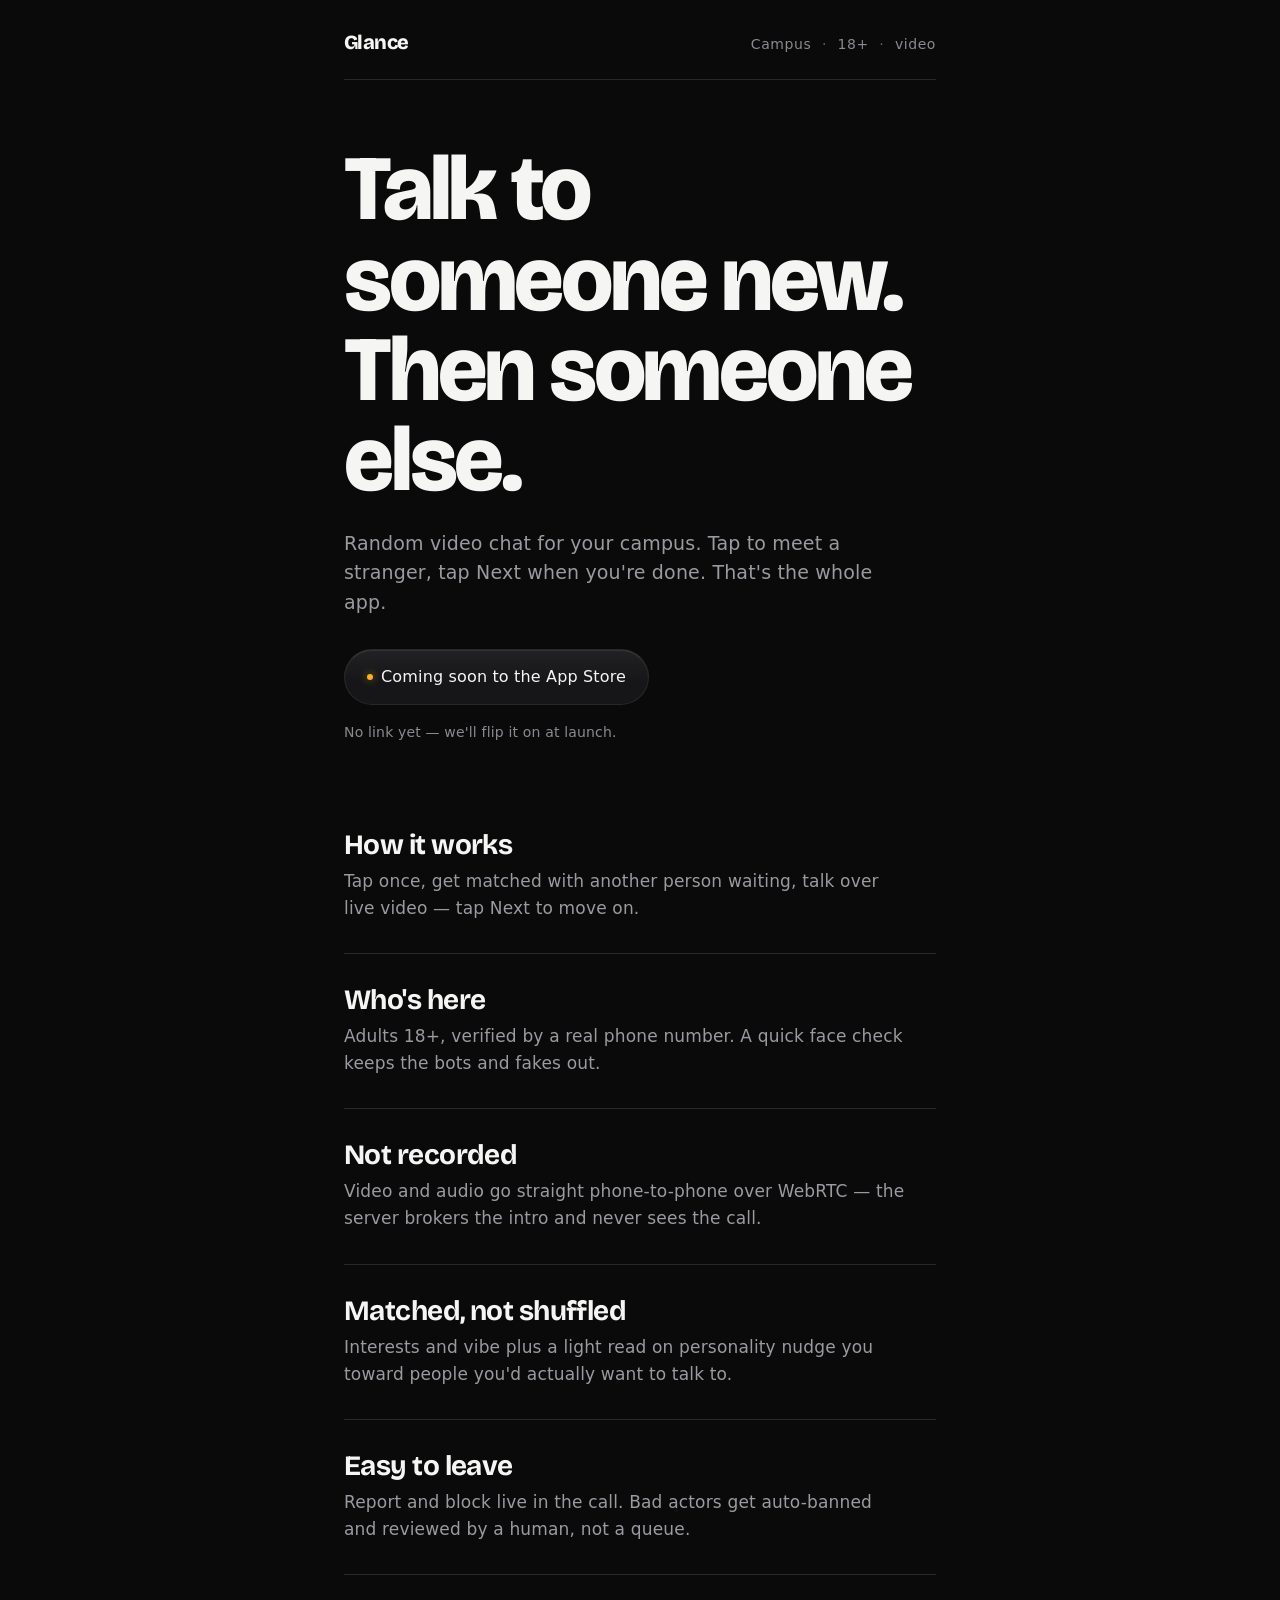
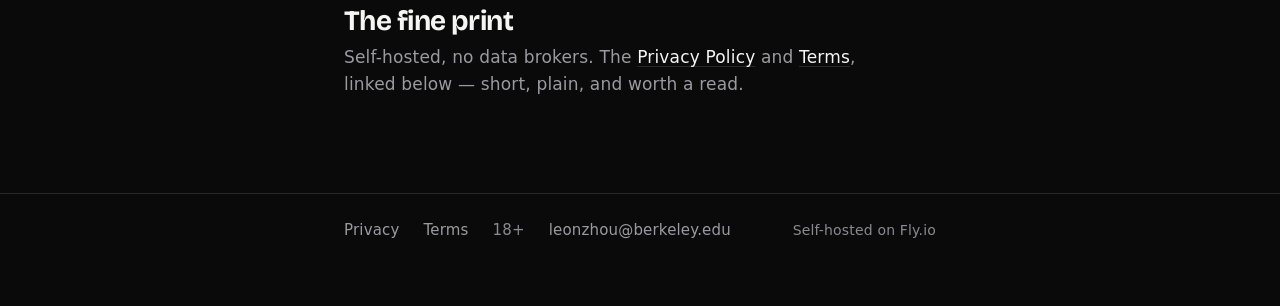
<file: index.html>
<!DOCTYPE html>
<html lang="en" class="no-js">
  <head>
    <meta charset="utf-8" />
    <meta name="viewport" content="width=device-width, initial-scale=1" />
    <title>Glance — random campus video chat</title>
    <meta
      name="description"
      content="Glance is random video chat for your campus. Tap to meet someone new, tap Next when you're done. 18+. Coming soon to the App Store."
    />
    <meta name="theme-color" content="#0A0A0B" />
    <meta name="color-scheme" content="dark" />

    <!-- Open Graph -->
    <meta property="og:title" content="Glance — random campus video chat" />
    <meta
      property="og:description"
      content="Tap to meet someone new, tap Next when you're done. That's the whole app. 18+. Coming soon."
    />
    <meta property="og:type" content="website" />

    <link rel="preconnect" href="https://fonts.googleapis.com" />
    <link rel="preconnect" href="https://fonts.gstatic.com" crossorigin />
    <!-- Display face fetched here (not via @import in styles.css) so the
         preconnects above are actually used and the request runs in parallel
         with the CSS — avoids a system-sans flash of the wordmark/headlines. -->
    <link
      rel="stylesheet"
      href="https://fonts.googleapis.com/css2?family=Bricolage+Grotesque:wght@700;800&display=swap"
    />
    <link rel="stylesheet" href="styles.css" />

    <script>
      // Swap the no-js class as early as possible so reveal animation can run.
      document.documentElement.classList.remove('no-js');
    </script>
  </head>
  <body>
    <a class="skip-link" href="#main">Skip to content</a>

    <div class="page">
      <!-- Masthead: the one editorial detail. Wordmark left, issue line right. -->
      <header class="masthead" aria-label="Glance">
        <span class="wordmark">Glance</span>
        <p class="masthead__meta">
          Campus <span class="sep" aria-hidden="true">·</span> 18+
          <span class="sep" aria-hidden="true">·</span> video
        </p>
      </header>

      <main id="main">
        <!-- Above the fold: bare. Headline, one line of grey, one quiet status. -->
        <section class="hero" aria-labelledby="hero-title">
          <h1 class="hero__title" id="hero-title">
            Talk to someone new. Then someone else.
          </h1>
          <p class="hero__sub">
            Random video chat for your campus. Tap to meet a stranger, tap Next
            when you're done. That's the whole app.
          </p>

          <div class="hero__cta-row">
            <!-- Coming-soon notice, not a live download: plain static text in a
                 calm bordered chip. Not focusable or a live region — the visible
                 words already carry the meaning. -->
            <span class="cta">
              <span class="cta__dot" aria-hidden="true"></span>
              Coming soon to the App Store
            </span>
            <span class="cta__note">No link yet — we'll flip it on at launch.</span>
          </div>
        </section>

        <!-- The ledger: hairline-separated rows, one continuous sheet. -->
        <section class="ledger" aria-label="About Glance">
          <div class="ledger__item reveal">
            <h2 class="ledger__title">How it works</h2>
            <p class="ledger__body">
              Tap once, get matched with another person waiting, talk over live
              video — tap Next to move on.
            </p>
          </div>

          <div class="ledger__item reveal">
            <h2 class="ledger__title">Who's here</h2>
            <p class="ledger__body">
              Adults 18+, verified by a real phone number. A quick face check
              keeps the bots and fakes out.
            </p>
          </div>

          <div class="ledger__item reveal">
            <h2 class="ledger__title">Not recorded</h2>
            <p class="ledger__body">
              Video and audio go straight phone-to-phone over WebRTC — the
              server brokers the intro and never sees the call.
            </p>
          </div>

          <div class="ledger__item reveal">
            <h2 class="ledger__title">Matched, not shuffled</h2>
            <p class="ledger__body">
              Interests and vibe plus a light read on personality nudge you
              toward people you'd actually want to talk to.
            </p>
          </div>

          <div class="ledger__item reveal">
            <h2 class="ledger__title">Easy to leave</h2>
            <p class="ledger__body">
              Report and block live in the call. Bad actors get auto-banned and
              reviewed by a human, not a queue.
            </p>
          </div>

          <div class="ledger__item reveal">
            <h2 class="ledger__title">The fine print</h2>
            <p class="ledger__body">
              Self-hosted, no data brokers. The
              <a class="inline-link" href="privacy.html">Privacy Policy</a> and
              <a class="inline-link" href="terms.html">Terms</a>, linked below —
              short, plain, and worth a read.
            </p>
          </div>
        </section>
      </main>
    </div>

    <footer class="site-footer">
      <div class="page">
        <div class="site-footer__inner">
          <nav class="footer-nav" aria-label="Footer">
            <a class="footer-link" href="privacy.html">Privacy</a>
            <a class="footer-link" href="terms.html">Terms</a>
            <span class="gate">18+</span>
            <a class="footer-link" href="mailto:leonzhou@berkeley.edu">leonzhou@berkeley.edu</a>
          </nav>
          <p class="site-footer__aside">Self-hosted on Fly.io</p>
        </div>
      </div>
    </footer>

    <script>
      // Reduced-motion-aware reveal. If reduced motion is requested, or
      // IntersectionObserver is missing, everything is shown immediately.
      (function () {
        var items = document.querySelectorAll('.reveal');

        function showAll() {
          for (var i = 0; i < items.length; i++) {
            items[i].classList.add('is-visible');
          }
        }

        // Safety net: whatever happens with the observer below, never leave
        // prose stuck at opacity:0. If anything threw before/while attaching,
        // this forces any still-hidden .reveal visible shortly after load.
        function safetyNet() {
          window.setTimeout(showAll, 1200);
        }
        if (document.readyState === 'complete') {
          safetyNet();
        } else {
          window.addEventListener('load', safetyNet);
        }

        var reduce =
          window.matchMedia &&
          window.matchMedia('(prefers-reduced-motion: reduce)').matches;

        if (reduce || !('IntersectionObserver' in window)) {
          showAll();
          return;
        }

        var io = new IntersectionObserver(
          function (entries) {
            entries.forEach(function (entry) {
              if (entry.isIntersecting) {
                entry.target.classList.add('is-visible');
                io.unobserve(entry.target);
              }
            });
          },
          { rootMargin: '0px 0px -10% 0px', threshold: 0.1 }
        );

        items.forEach(function (el) {
          io.observe(el);
        });
      })();
    </script>
  </body>
</html>
</file>
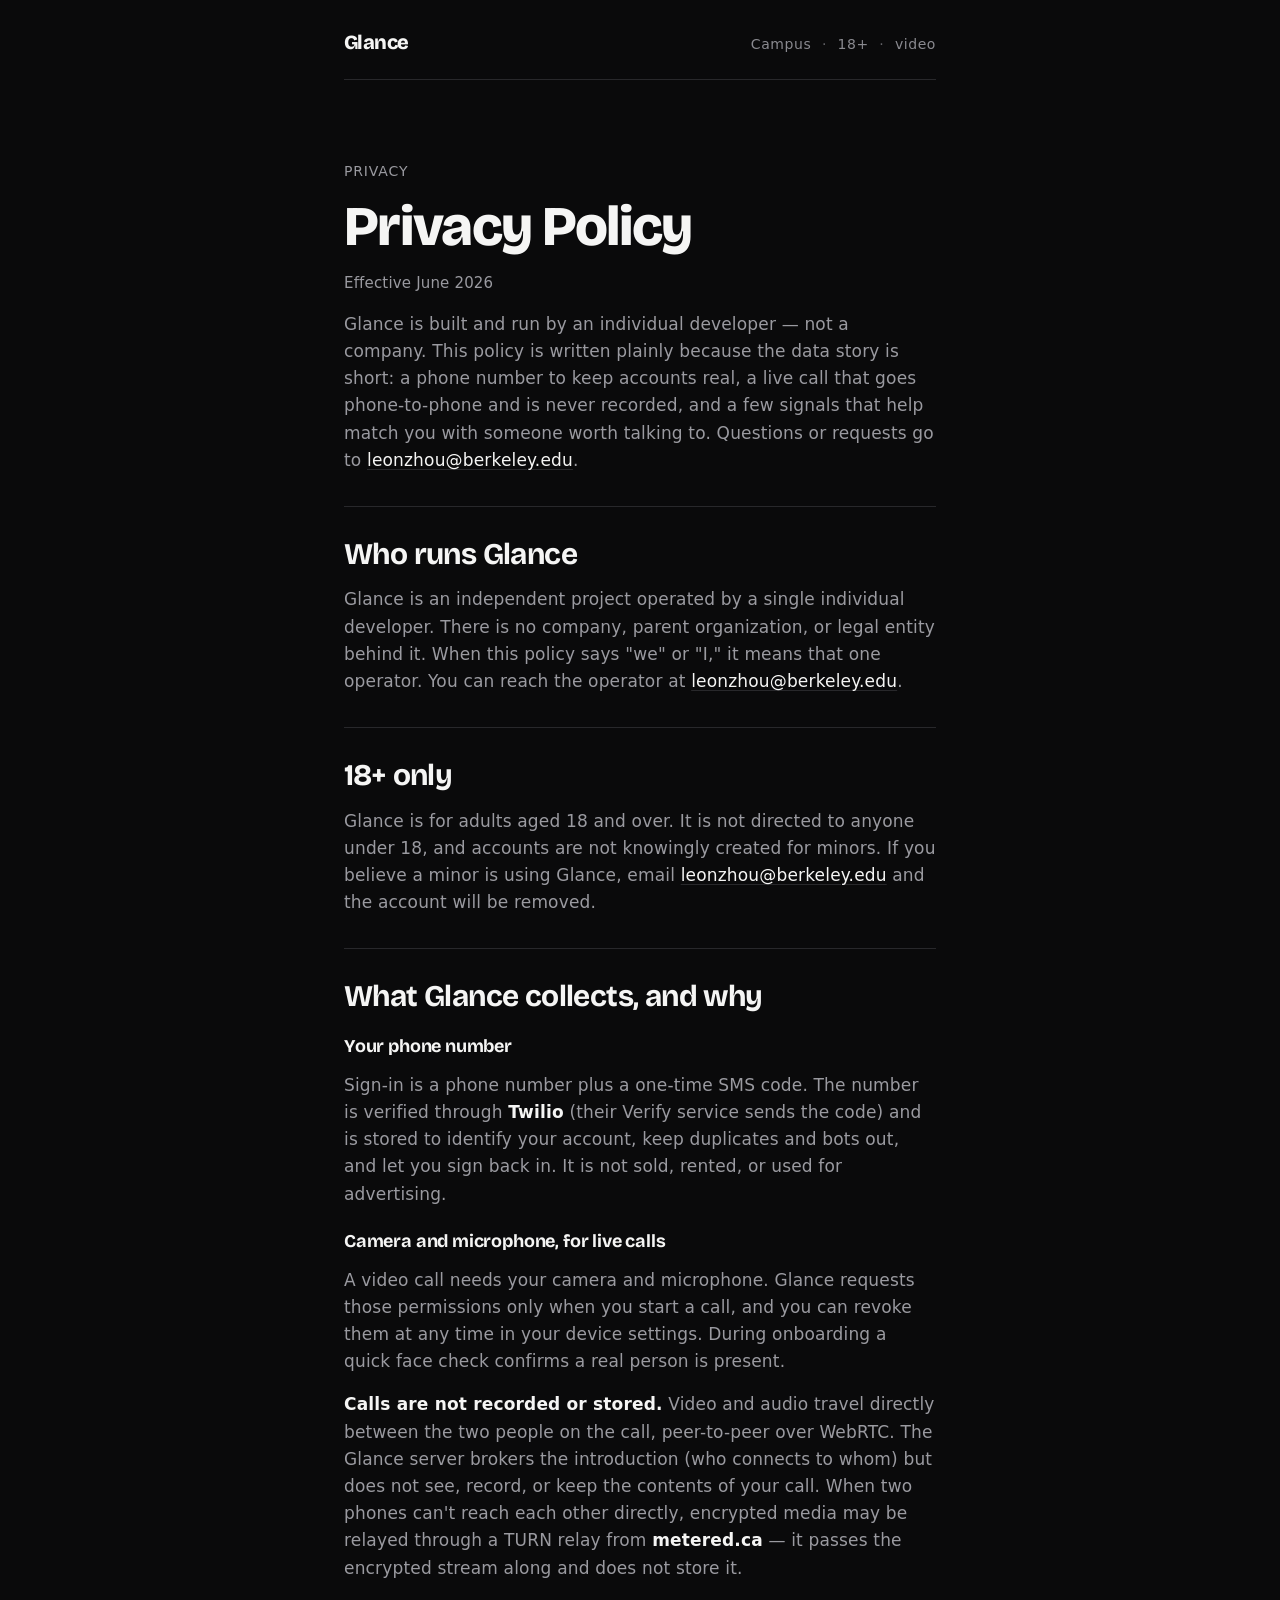
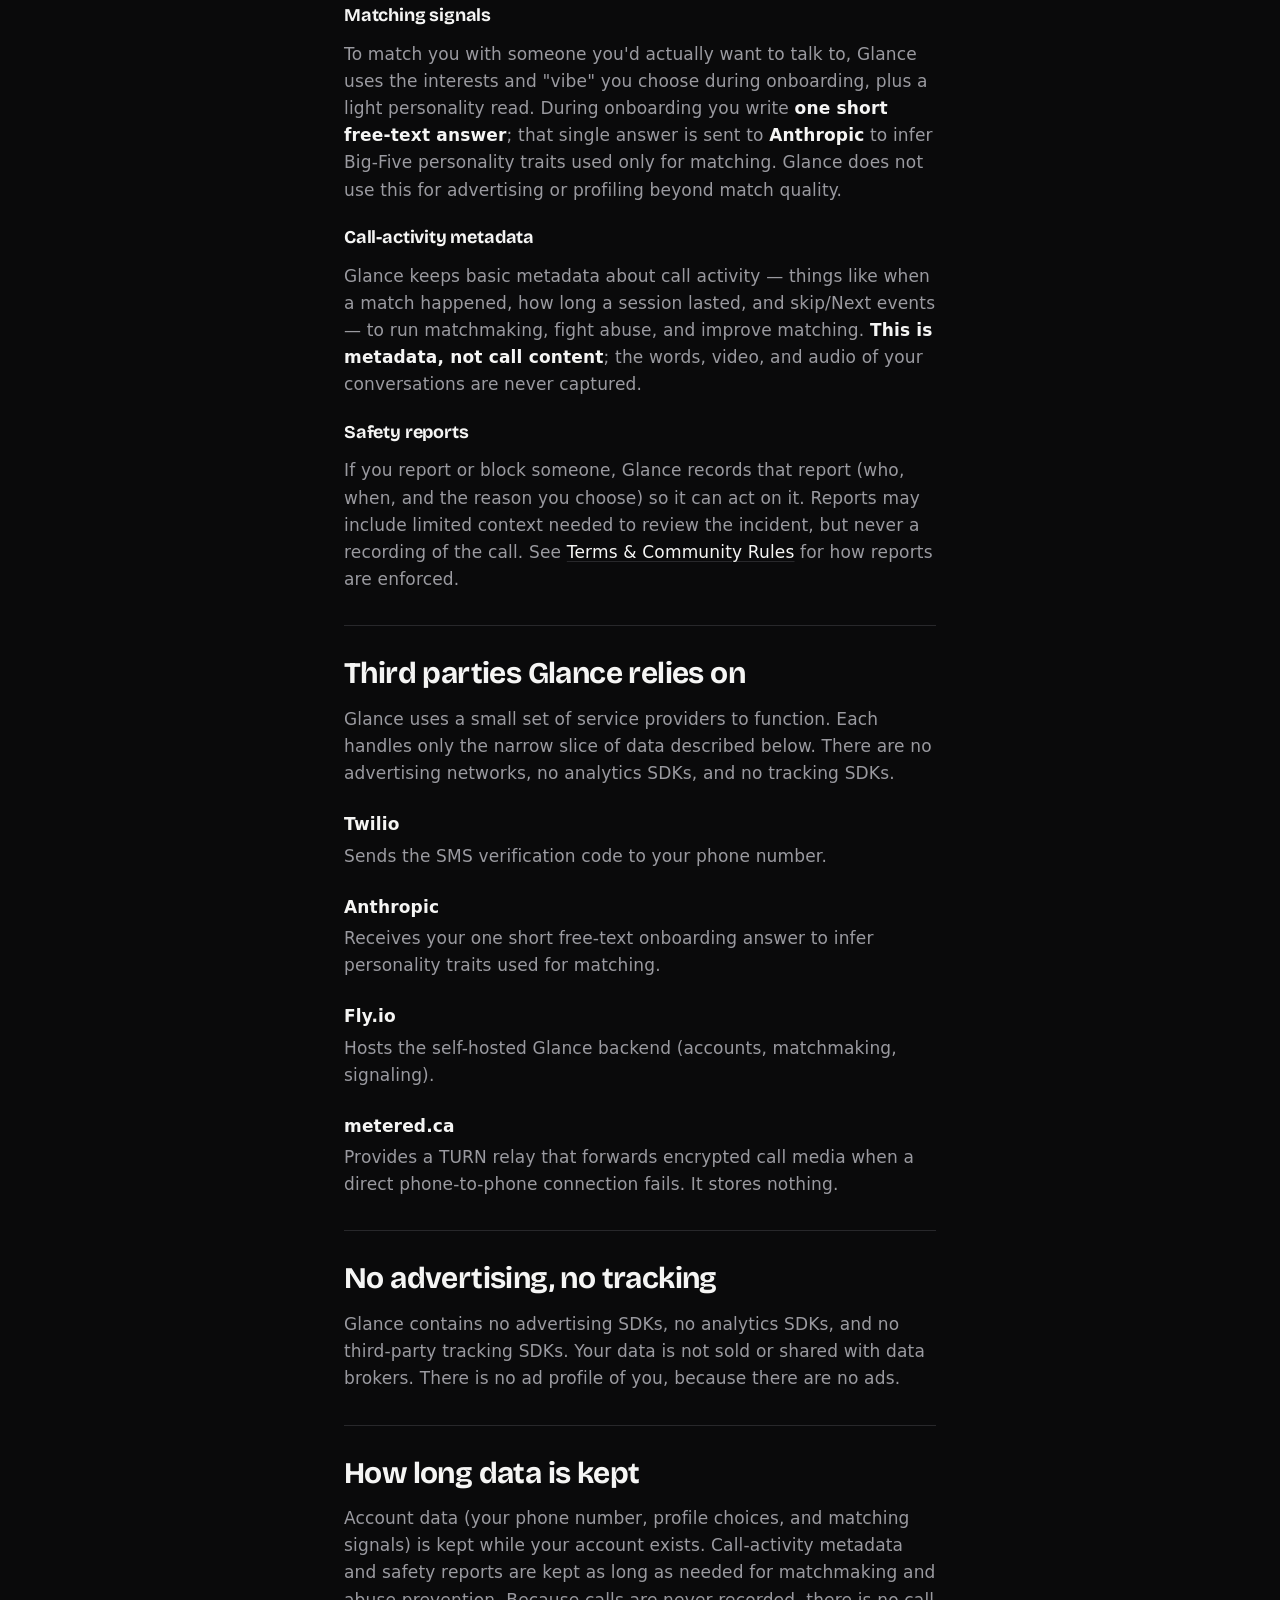
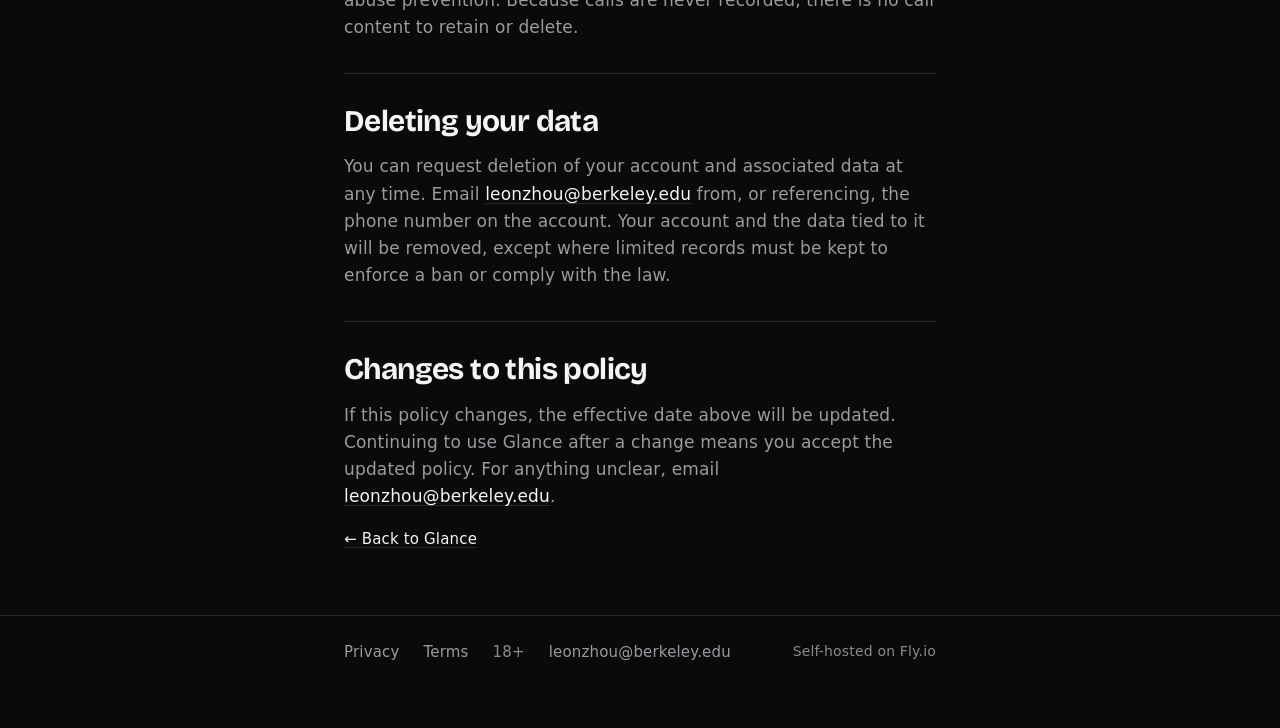
<file: privacy.html>
<!DOCTYPE html>
<html lang="en">
  <head>
    <meta charset="utf-8" />
    <meta name="viewport" content="width=device-width, initial-scale=1" />
    <title>Privacy Policy — Glance</title>
    <meta
      name="description"
      content="How Glance handles your data: phone verification, live calls that aren't recorded, matching signals, and the third parties involved. Plain and short."
    />
    <meta name="theme-color" content="#0A0A0B" />
    <meta name="color-scheme" content="dark" />
    <link rel="preconnect" href="https://fonts.googleapis.com" />
    <link rel="preconnect" href="https://fonts.gstatic.com" crossorigin />
    <!-- Display face fetched here (not via @import in styles.css) so the
         preconnects above are actually used and the request runs in parallel
         with the CSS — avoids a system-sans flash of the wordmark/headlines. -->
    <link
      rel="stylesheet"
      href="https://fonts.googleapis.com/css2?family=Bricolage+Grotesque:wght@700;800&display=swap"
    />
    <link rel="stylesheet" href="styles.css" />
  </head>
  <body>
    <a class="skip-link" href="#main">Skip to content</a>

    <div class="page">
      <header class="masthead" aria-label="Glance">
        <a class="wordmark" href="index.html">Glance</a>
        <p class="masthead__meta">
          Campus <span class="sep" aria-hidden="true">·</span> 18+
          <span class="sep" aria-hidden="true">·</span> video
        </p>
      </header>

      <main id="main" class="doc">
        <p class="doc__eyebrow">Privacy</p>
        <h1 class="doc__title">Privacy Policy</h1>
        <p class="doc__meta">Effective June 2026</p>

        <p class="doc__intro">
          Glance is built and run by an individual developer — not a company.
          This policy is written plainly because the data story is short: a
          phone number to keep accounts real, a live call that goes
          phone-to-phone and is never recorded, and a few signals that help
          match you with someone worth talking to. Questions or requests go to
          <a href="mailto:leonzhou@berkeley.edu">leonzhou@berkeley.edu</a>.
        </p>

        <section aria-labelledby="who">
          <h2 id="who">Who runs Glance</h2>
          <p>
            Glance is an independent project operated by a single individual
            developer. There is no company, parent organization, or legal entity
            behind it. When this policy says "we" or "I," it means that one
            operator. You can reach the operator at
            <a href="mailto:leonzhou@berkeley.edu">leonzhou@berkeley.edu</a>.
          </p>
        </section>

        <section aria-labelledby="adults">
          <h2 id="adults">18+ only</h2>
          <p>
            Glance is for adults aged 18 and over. It is not directed to anyone
            under 18, and accounts are not knowingly created for minors. If you
            believe a minor is using Glance, email
            <a href="mailto:leonzhou@berkeley.edu">leonzhou@berkeley.edu</a> and the
            account will be removed.
          </p>
        </section>

        <section aria-labelledby="collect">
          <h2 id="collect">What Glance collects, and why</h2>

          <h3>Your phone number</h3>
          <p>
            Sign-in is a phone number plus a one-time SMS code. The number is
            verified through <strong>Twilio</strong> (their Verify service sends
            the code) and is stored to identify your account, keep duplicates and
            bots out, and let you sign back in. It is not sold, rented, or used
            for advertising.
          </p>

          <h3>Camera and microphone, for live calls</h3>
          <p>
            A video call needs your camera and microphone. Glance requests those
            permissions only when you start a call, and you can revoke them at
            any time in your device settings. During onboarding a quick face
            check confirms a real person is present.
          </p>
          <p>
            <strong>Calls are not recorded or stored.</strong> Video and audio
            travel directly between the two people on the call, peer-to-peer over
            WebRTC. The Glance server brokers the introduction (who connects to
            whom) but does not see, record, or keep the contents of your call.
            When two phones can't reach each other directly, encrypted media may
            be relayed through a TURN relay from
            <strong>metered.ca</strong> — it passes the encrypted stream along
            and does not store it.
          </p>

          <h3>Matching signals</h3>
          <p>
            To match you with someone you'd actually want to talk to, Glance uses
            the interests and "vibe" you choose during onboarding, plus a light
            personality read. During onboarding you write
            <strong>one short free-text answer</strong>; that single answer is
            sent to <strong>Anthropic</strong> to infer Big-Five personality
            traits used only for matching. Glance does not use this for
            advertising or profiling beyond match quality.
          </p>

          <h3>Call-activity metadata</h3>
          <p>
            Glance keeps basic metadata about call activity — things like when a
            match happened, how long a session lasted, and skip/Next events — to
            run matchmaking, fight abuse, and improve matching.
            <strong>This is metadata, not call content</strong>; the words,
            video, and audio of your conversations are never captured.
          </p>

          <h3>Safety reports</h3>
          <p>
            If you report or block someone, Glance records that report (who, when,
            and the reason you choose) so it can act on it. Reports may include
            limited context needed to review the incident, but never a recording
            of the call. See <a href="terms.html">Terms &amp; Community Rules</a>
            for how reports are enforced.
          </p>
        </section>

        <section aria-labelledby="processors">
          <h2 id="processors">Third parties Glance relies on</h2>
          <p>
            Glance uses a small set of service providers to function. Each
            handles only the narrow slice of data described below. There are no
            advertising networks, no analytics SDKs, and no tracking SDKs.
          </p>
          <dl>
            <dt>Twilio</dt>
            <dd>Sends the SMS verification code to your phone number.</dd>

            <dt>Anthropic</dt>
            <dd>
              Receives your one short free-text onboarding answer to infer
              personality traits used for matching.
            </dd>

            <dt>Fly.io</dt>
            <dd>
              Hosts the self-hosted Glance backend (accounts, matchmaking,
              signaling).
            </dd>

            <dt>metered.ca</dt>
            <dd>
              Provides a TURN relay that forwards encrypted call media when a
              direct phone-to-phone connection fails. It stores nothing.
            </dd>
          </dl>
        </section>

        <section aria-labelledby="adtech">
          <h2 id="adtech">No advertising, no tracking</h2>
          <p>
            Glance contains no advertising SDKs, no analytics SDKs, and no
            third-party tracking SDKs. Your data is not sold or shared with data
            brokers. There is no ad profile of you, because there are no ads.
          </p>
        </section>

        <section aria-labelledby="retention">
          <h2 id="retention">How long data is kept</h2>
          <p>
            Account data (your phone number, profile choices, and matching
            signals) is kept while your account exists. Call-activity metadata
            and safety reports are kept as long as needed for matchmaking and
            abuse prevention. Because calls are never recorded, there is no call
            content to retain or delete.
          </p>
        </section>

        <section aria-labelledby="delete">
          <h2 id="delete">Deleting your data</h2>
          <p>
            You can request deletion of your account and associated data at any
            time. Email <a href="mailto:leonzhou@berkeley.edu">leonzhou@berkeley.edu</a>
            from, or referencing, the phone number on the account. Your account
            and the data tied to it will be removed, except where limited records
            must be kept to enforce a ban or comply with the law.
          </p>
        </section>

        <section aria-labelledby="changes">
          <h2 id="changes">Changes to this policy</h2>
          <p>
            If this policy changes, the effective date above will be updated.
            Continuing to use Glance after a change means you accept the updated
            policy. For anything unclear, email
            <a href="mailto:leonzhou@berkeley.edu">leonzhou@berkeley.edu</a>.
          </p>
        </section>

        <p class="doc__back">
          <a href="index.html">← Back to Glance</a>
        </p>
      </main>
    </div>

    <footer class="site-footer">
      <div class="page">
        <div class="site-footer__inner">
          <nav class="footer-nav" aria-label="Footer">
            <a class="footer-link" href="privacy.html">Privacy</a>
            <a class="footer-link" href="terms.html">Terms</a>
            <span class="gate">18+</span>
            <a class="footer-link" href="mailto:leonzhou@berkeley.edu">leonzhou@berkeley.edu</a>
          </nav>
          <p class="site-footer__aside">Self-hosted on Fly.io</p>
        </div>
      </div>
    </footer>
  </body>
</html>
</file>
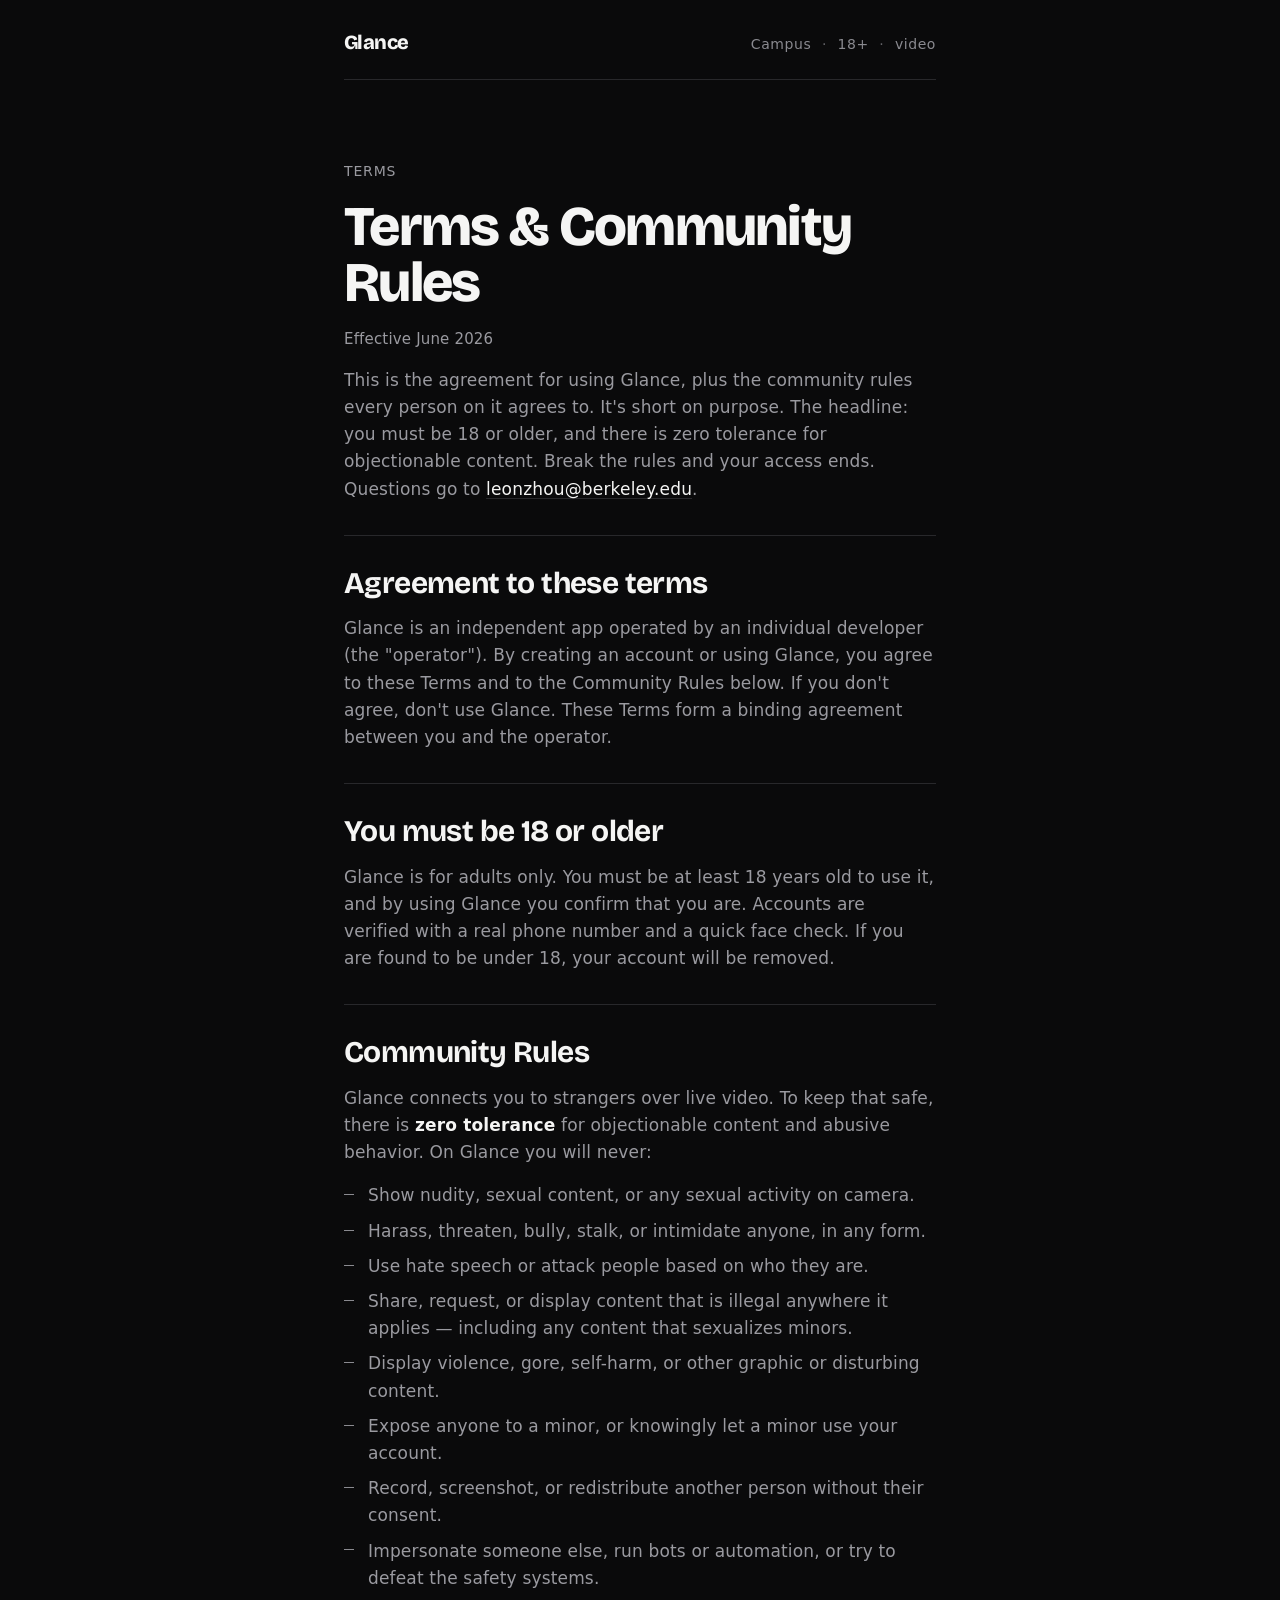
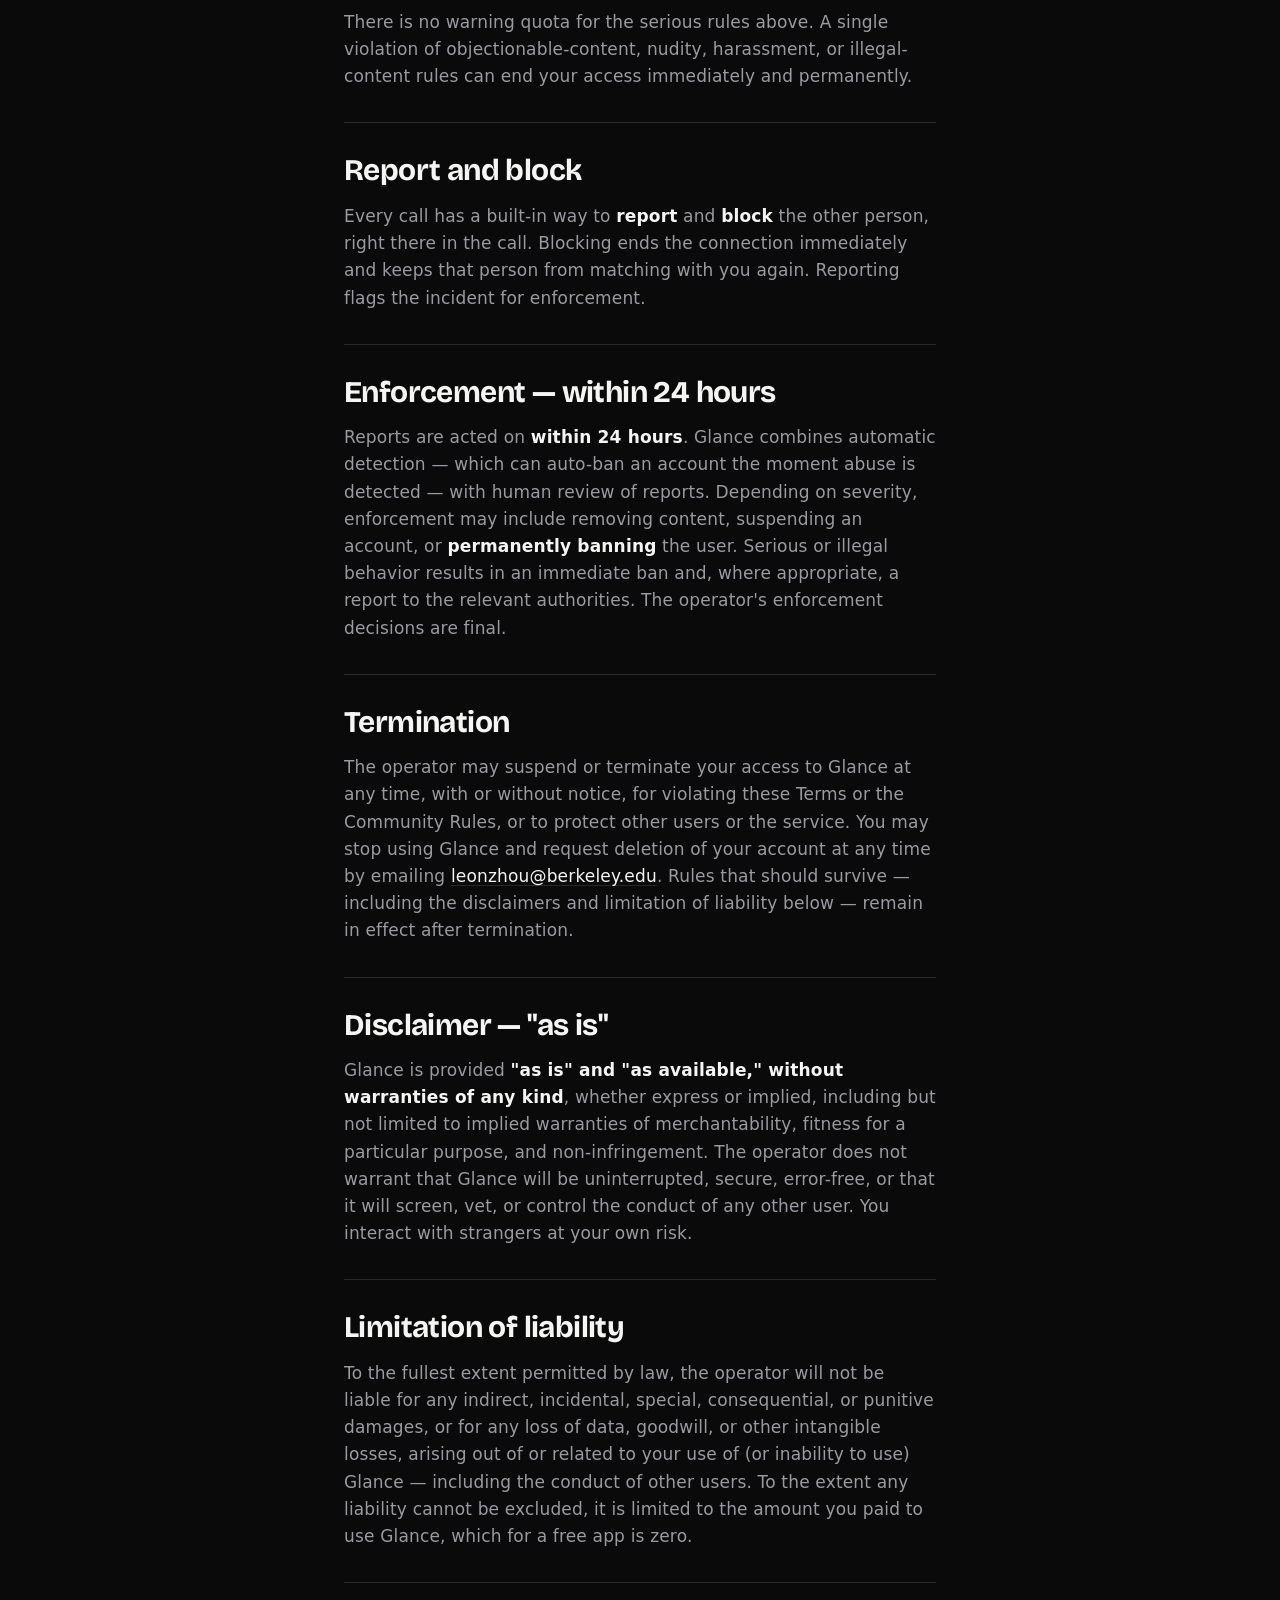
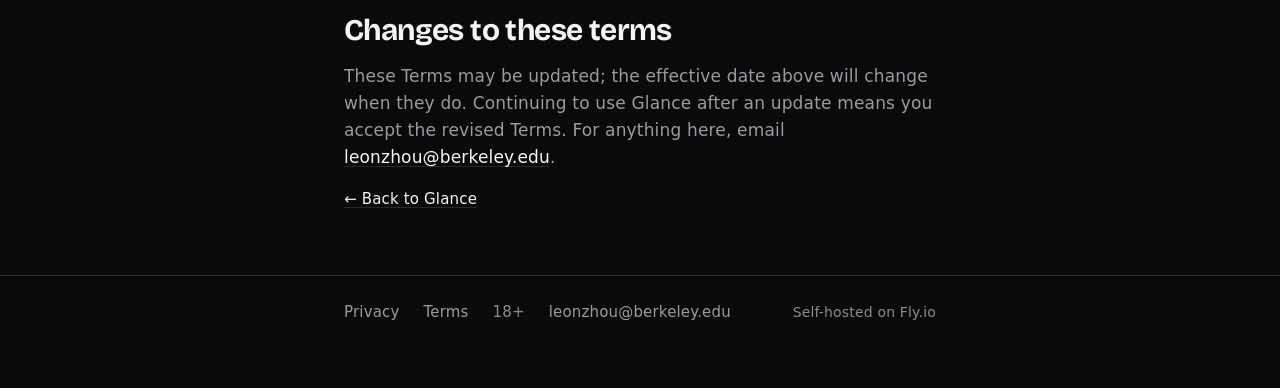
<file: terms.html>
<!DOCTYPE html>
<html lang="en">
  <head>
    <meta charset="utf-8" />
    <meta name="viewport" content="width=device-width, initial-scale=1" />
    <title>Terms &amp; Community Rules — Glance</title>
    <meta
      name="description"
      content="The rules for using Glance: 18+ only, zero tolerance for objectionable content, in-app report and block, and how enforcement works."
    />
    <meta name="theme-color" content="#0A0A0B" />
    <meta name="color-scheme" content="dark" />
    <link rel="preconnect" href="https://fonts.googleapis.com" />
    <link rel="preconnect" href="https://fonts.gstatic.com" crossorigin />
    <!-- Display face fetched here (not via @import in styles.css) so the
         preconnects above are actually used and the request runs in parallel
         with the CSS — avoids a system-sans flash of the wordmark/headlines. -->
    <link
      rel="stylesheet"
      href="https://fonts.googleapis.com/css2?family=Bricolage+Grotesque:wght@700;800&display=swap"
    />
    <link rel="stylesheet" href="styles.css" />
  </head>
  <body>
    <a class="skip-link" href="#main">Skip to content</a>

    <div class="page">
      <header class="masthead" aria-label="Glance">
        <a class="wordmark" href="index.html">Glance</a>
        <p class="masthead__meta">
          Campus <span class="sep" aria-hidden="true">·</span> 18+
          <span class="sep" aria-hidden="true">·</span> video
        </p>
      </header>

      <main id="main" class="doc">
        <p class="doc__eyebrow">Terms</p>
        <h1 class="doc__title">Terms &amp; Community Rules</h1>
        <p class="doc__meta">Effective June 2026</p>

        <p class="doc__intro">
          This is the agreement for using Glance, plus the community rules every
          person on it agrees to. It's short on purpose. The headline: you must
          be 18 or older, and there is zero tolerance for objectionable content.
          Break the rules and your access ends. Questions go to
          <a href="mailto:leonzhou@berkeley.edu">leonzhou@berkeley.edu</a>.
        </p>

        <section aria-labelledby="agreement">
          <h2 id="agreement">Agreement to these terms</h2>
          <p>
            Glance is an independent app operated by an individual developer (the
            "operator"). By creating an account or using Glance, you agree to
            these Terms and to the Community Rules below. If you don't agree,
            don't use Glance. These Terms form a binding agreement between you and
            the operator.
          </p>
        </section>

        <section aria-labelledby="eligibility">
          <h2 id="eligibility">You must be 18 or older</h2>
          <p>
            Glance is for adults only. You must be at least 18 years old to use
            it, and by using Glance you confirm that you are. Accounts are verified
            with a real phone number and a quick face check. If you are found to be
            under 18, your account will be removed.
          </p>
        </section>

        <section aria-labelledby="rules">
          <h2 id="rules">Community Rules</h2>
          <p>
            Glance connects you to strangers over live video. To keep that safe,
            there is <strong>zero tolerance</strong> for objectionable content and
            abusive behavior. On Glance you will never:
          </p>
          <ul>
            <li>Show nudity, sexual content, or any sexual activity on camera.</li>
            <li>
              Harass, threaten, bully, stalk, or intimidate anyone, in any form.
            </li>
            <li>
              Use hate speech or attack people based on who they are.
            </li>
            <li>
              Share, request, or display content that is illegal anywhere it
              applies — including any content that sexualizes minors.
            </li>
            <li>
              Display violence, gore, self-harm, or other graphic or disturbing
              content.
            </li>
            <li>
              Expose anyone to a minor, or knowingly let a minor use your account.
            </li>
            <li>
              Record, screenshot, or redistribute another person without their
              consent.
            </li>
            <li>
              Impersonate someone else, run bots or automation, or try to defeat
              the safety systems.
            </li>
          </ul>
          <p>
            There is no warning quota for the serious rules above. A single
            violation of objectionable-content, nudity, harassment, or illegal-content
            rules can end your access immediately and permanently.
          </p>
        </section>

        <section aria-labelledby="report">
          <h2 id="report">Report and block</h2>
          <p>
            Every call has a built-in way to <strong>report</strong> and
            <strong>block</strong> the other person, right there in the call. Blocking
            ends the connection immediately and keeps that person from matching with
            you again. Reporting flags the incident for enforcement.
          </p>
        </section>

        <section aria-labelledby="enforcement">
          <h2 id="enforcement">Enforcement — within 24 hours</h2>
          <p>
            Reports are acted on <strong>within 24 hours</strong>. Glance combines
            automatic detection — which can auto-ban an account the moment abuse is
            detected — with human review of reports. Depending on severity,
            enforcement may include removing content, suspending an account, or
            <strong>permanently banning</strong> the user. Serious or illegal
            behavior results in an immediate ban and, where appropriate, a report
            to the relevant authorities. The operator's enforcement decisions are
            final.
          </p>
        </section>

        <section aria-labelledby="termination">
          <h2 id="termination">Termination</h2>
          <p>
            The operator may suspend or terminate your access to Glance at any
            time, with or without notice, for violating these Terms or the
            Community Rules, or to protect other users or the service. You may stop
            using Glance and request deletion of your account at any time by
            emailing <a href="mailto:leonzhou@berkeley.edu">leonzhou@berkeley.edu</a>.
            Rules that should survive — including the disclaimers and limitation of
            liability below — remain in effect after termination.
          </p>
        </section>

        <section aria-labelledby="disclaimer">
          <h2 id="disclaimer">Disclaimer — "as is"</h2>
          <p>
            Glance is provided <strong>"as is" and "as available," without
            warranties of any kind</strong>, whether express or implied, including
            but not limited to implied warranties of merchantability, fitness for a
            particular purpose, and non-infringement. The operator does not warrant
            that Glance will be uninterrupted, secure, error-free, or that it will
            screen, vet, or control the conduct of any other user. You interact with
            strangers at your own risk.
          </p>
        </section>

        <section aria-labelledby="liability">
          <h2 id="liability">Limitation of liability</h2>
          <p>
            To the fullest extent permitted by law, the operator will not be liable
            for any indirect, incidental, special, consequential, or punitive
            damages, or for any loss of data, goodwill, or other intangible losses,
            arising out of or related to your use of (or inability to use) Glance —
            including the conduct of other users. To the extent any liability cannot
            be excluded, it is limited to the amount you paid to use Glance, which
            for a free app is zero.
          </p>
        </section>

        <section aria-labelledby="changes">
          <h2 id="changes">Changes to these terms</h2>
          <p>
            These Terms may be updated; the effective date above will change when
            they do. Continuing to use Glance after an update means you accept the
            revised Terms. For anything here, email
            <a href="mailto:leonzhou@berkeley.edu">leonzhou@berkeley.edu</a>.
          </p>
        </section>

        <p class="doc__back">
          <a href="index.html">← Back to Glance</a>
        </p>
      </main>
    </div>

    <footer class="site-footer">
      <div class="page">
        <div class="site-footer__inner">
          <nav class="footer-nav" aria-label="Footer">
            <a class="footer-link" href="privacy.html">Privacy</a>
            <a class="footer-link" href="terms.html">Terms</a>
            <span class="gate">18+</span>
            <a class="footer-link" href="mailto:leonzhou@berkeley.edu">leonzhou@berkeley.edu</a>
          </nav>
          <p class="site-footer__aside">Self-hosted on Fly.io</p>
        </div>
      </div>
    </footer>
  </body>
</html>
</file>
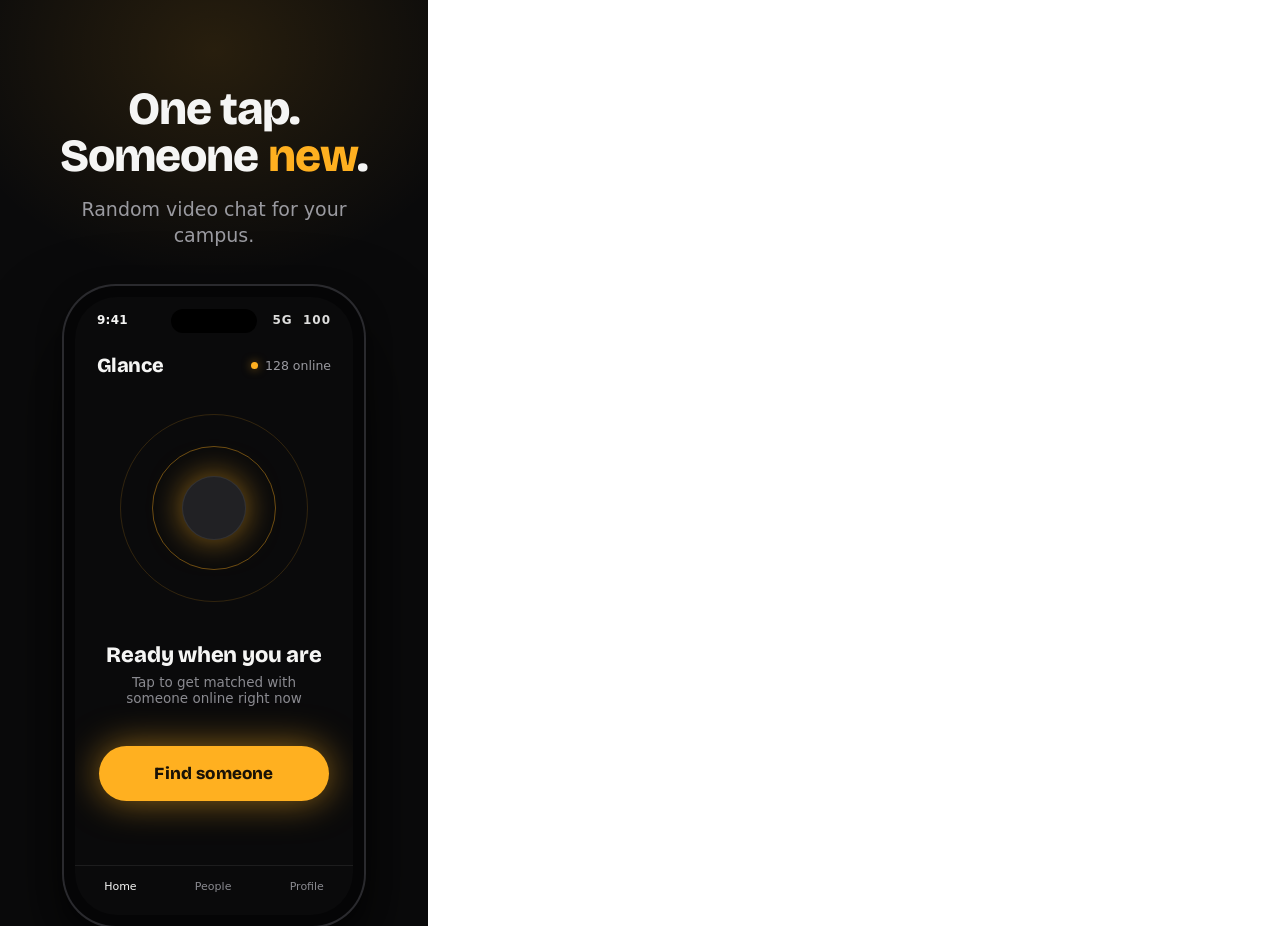
<file: screenshots/scene-1.html>
<!DOCTYPE html>
<html lang="en">
  <head>
    <meta charset="utf-8" />
    <link rel="preconnect" href="https://fonts.googleapis.com" />
    <link rel="preconnect" href="https://fonts.gstatic.com" crossorigin />
    <link
      rel="stylesheet"
      href="https://fonts.googleapis.com/css2?family=Bricolage+Grotesque:wght@600;700;800&display=swap"
    />
    <link rel="stylesheet" href="shot.css" />
  </head>
  <body>
    <div class="scene">
      <div class="caption">
        <h2>One tap.<br />Someone <span class="amber">new</span>.</h2>
        <p>Random video chat for your campus.</p>
      </div>

      <div class="phone-wrap">
        <div class="phone">
          <div class="screen">
            <div class="statusbar">
              <span>9:41</span>
              <span class="glyphs">5G&nbsp;&nbsp;100</span>
            </div>
            <div class="app-head">
              <span class="app-wordmark">Glance</span>
              <span class="online"><span class="dot"></span>128 online</span>
            </div>
            <div class="home">
              <div class="radar">
                <span class="ring r3"></span>
                <span class="ring r2"></span>
                <span class="ring r1"></span>
                <span class="core"></span>
              </div>
              <div class="lead">
                <div class="k">Ready when you are</div>
                <div class="s">Tap to get matched with someone online right now</div>
              </div>
              <div class="cta-pill">Find someone</div>
            </div>
            <div class="home-nav">
              <span class="on">Home</span>
              <span>People</span>
              <span>Profile</span>
            </div>
          </div>
        </div>
      </div>
    </div>
  </body>
</html>
</file>
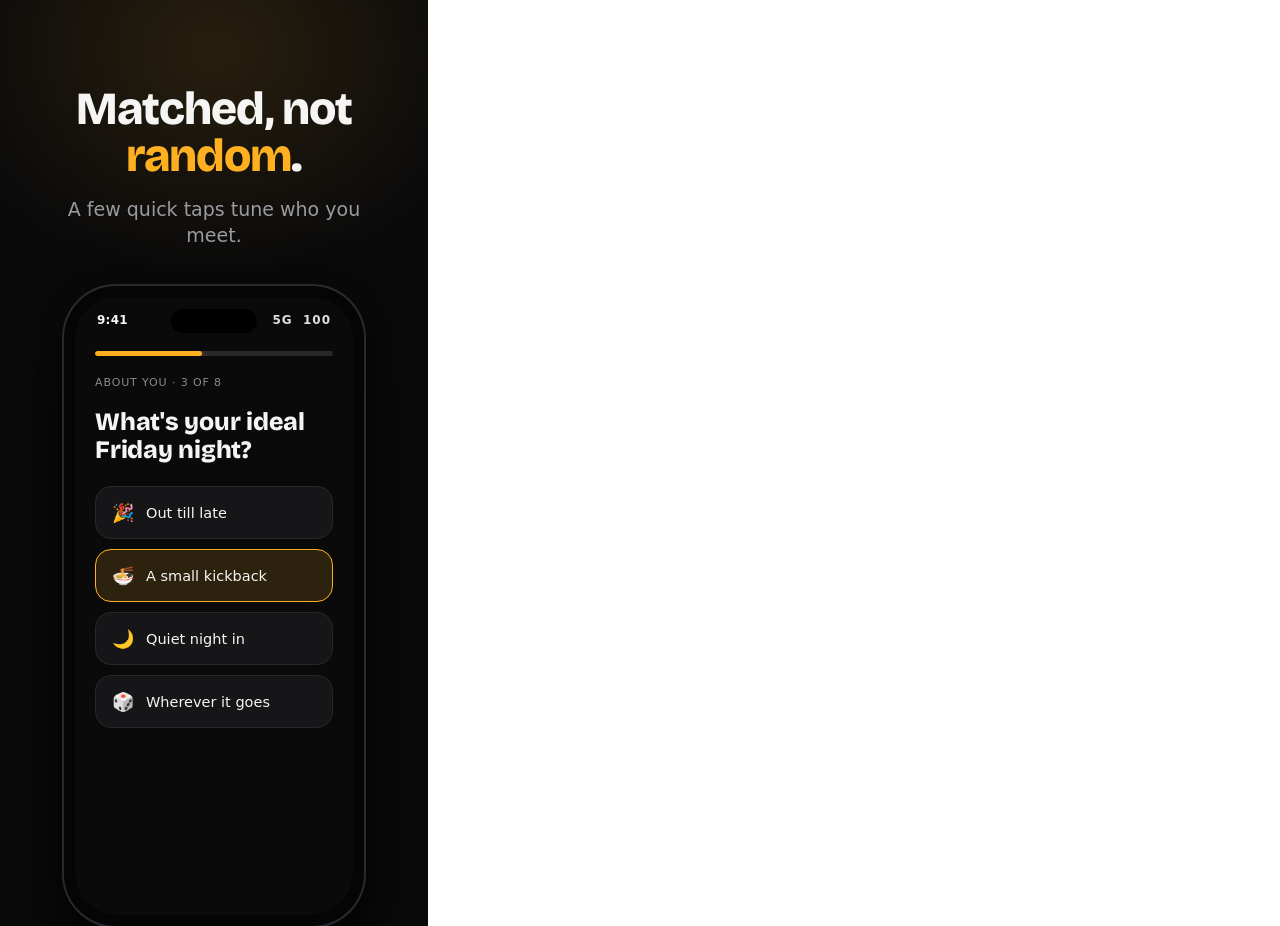
<file: screenshots/scene-2.html>
<!DOCTYPE html>
<html lang="en">
  <head>
    <meta charset="utf-8" />
    <link rel="preconnect" href="https://fonts.googleapis.com" />
    <link rel="preconnect" href="https://fonts.gstatic.com" crossorigin />
    <link rel="stylesheet" href="https://fonts.googleapis.com/css2?family=Bricolage+Grotesque:wght@600;700;800&display=swap" />
    <link rel="stylesheet" href="shot.css" />
  </head>
  <body>
    <div class="scene">
      <div class="caption">
        <h2>Matched, not <span class="amber">random</span>.</h2>
        <p>A few quick taps tune who you meet.</p>
      </div>
      <div class="phone-wrap">
        <div class="phone">
          <div class="screen">
            <div class="statusbar"><span>9:41</span><span class="glyphs">5G&nbsp;&nbsp;100</span></div>
            <div class="quiz">
              <div class="progress"><i></i></div>
              <div class="q-step">About you · 3 of 8</div>
              <div class="q-title">What's your ideal Friday night?</div>
              <div class="opts">
                <div class="opt"><span class="e">🎉</span> Out till late</div>
                <div class="opt sel"><span class="e">🍜</span> A small kickback</div>
                <div class="opt"><span class="e">🌙</span> Quiet night in</div>
                <div class="opt"><span class="e">🎲</span> Wherever it goes</div>
              </div>
            </div>
          </div>
        </div>
      </div>
    </div>
  </body>
</html>
</file>
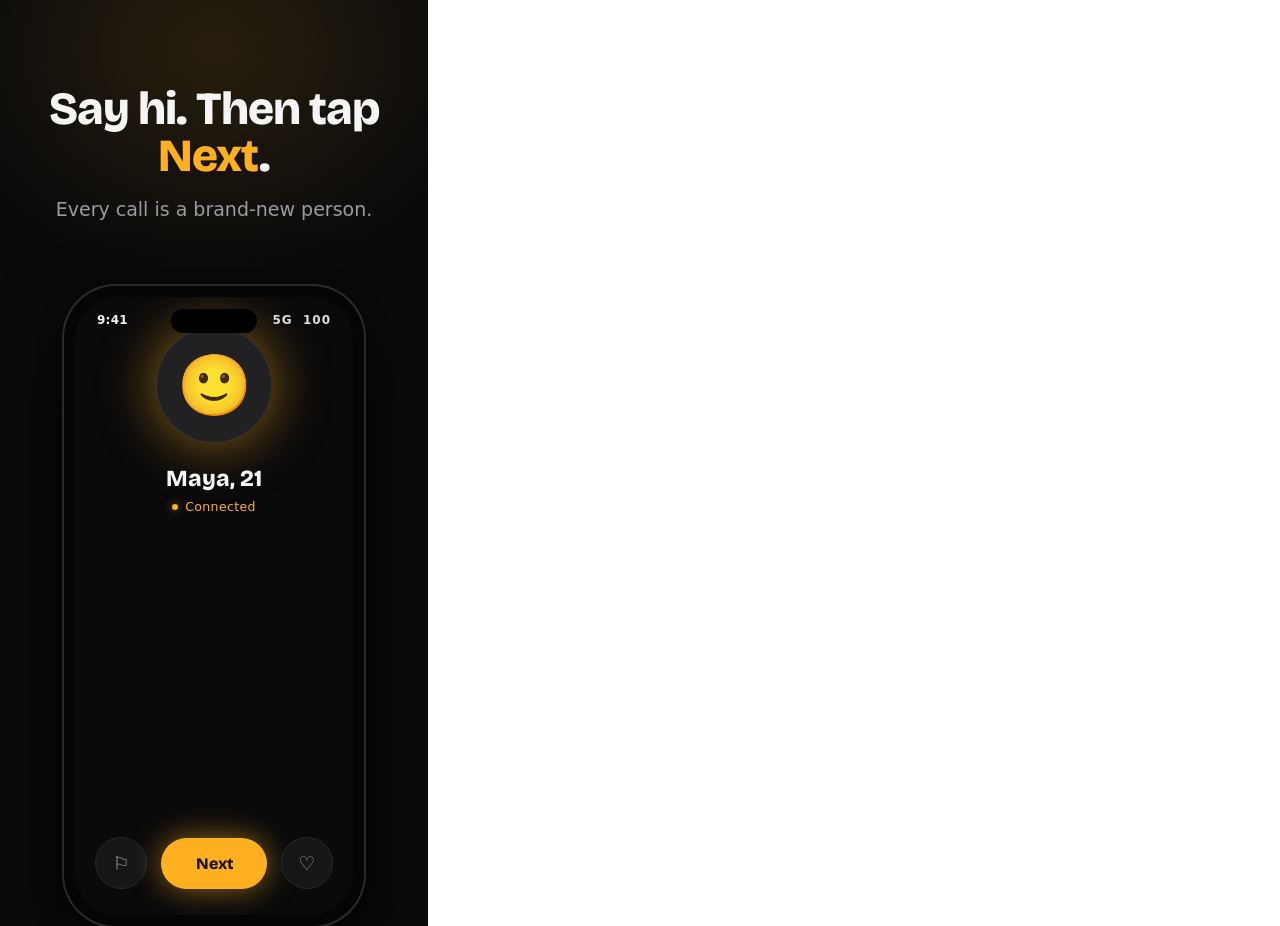
<file: screenshots/scene-3.html>
<!DOCTYPE html>
<html lang="en">
  <head>
    <meta charset="utf-8" />
    <link rel="preconnect" href="https://fonts.googleapis.com" />
    <link rel="preconnect" href="https://fonts.gstatic.com" crossorigin />
    <link rel="stylesheet" href="https://fonts.googleapis.com/css2?family=Bricolage+Grotesque:wght@600;700;800&display=swap" />
    <link rel="stylesheet" href="shot.css" />
  </head>
  <body>
    <div class="scene">
      <div class="caption">
        <h2>Say hi. Then tap <span class="amber">Next</span>.</h2>
        <p>Every call is a brand-new person.</p>
      </div>
      <div class="phone-wrap">
        <div class="phone">
          <div class="screen">
            <div class="statusbar"><span>9:41</span><span class="glyphs">5G&nbsp;&nbsp;100</span></div>
            <div class="match">
              <div class="avatar">🙂</div>
              <div class="name">Maya, 21</div>
              <div class="status"><span class="dot"></span>Connected</div>
              <div class="controls">
                <div class="ctl">⚐</div>
                <div class="next">Next</div>
                <div class="ctl">♡</div>
              </div>
            </div>
          </div>
        </div>
      </div>
    </div>
  </body>
</html>
</file>
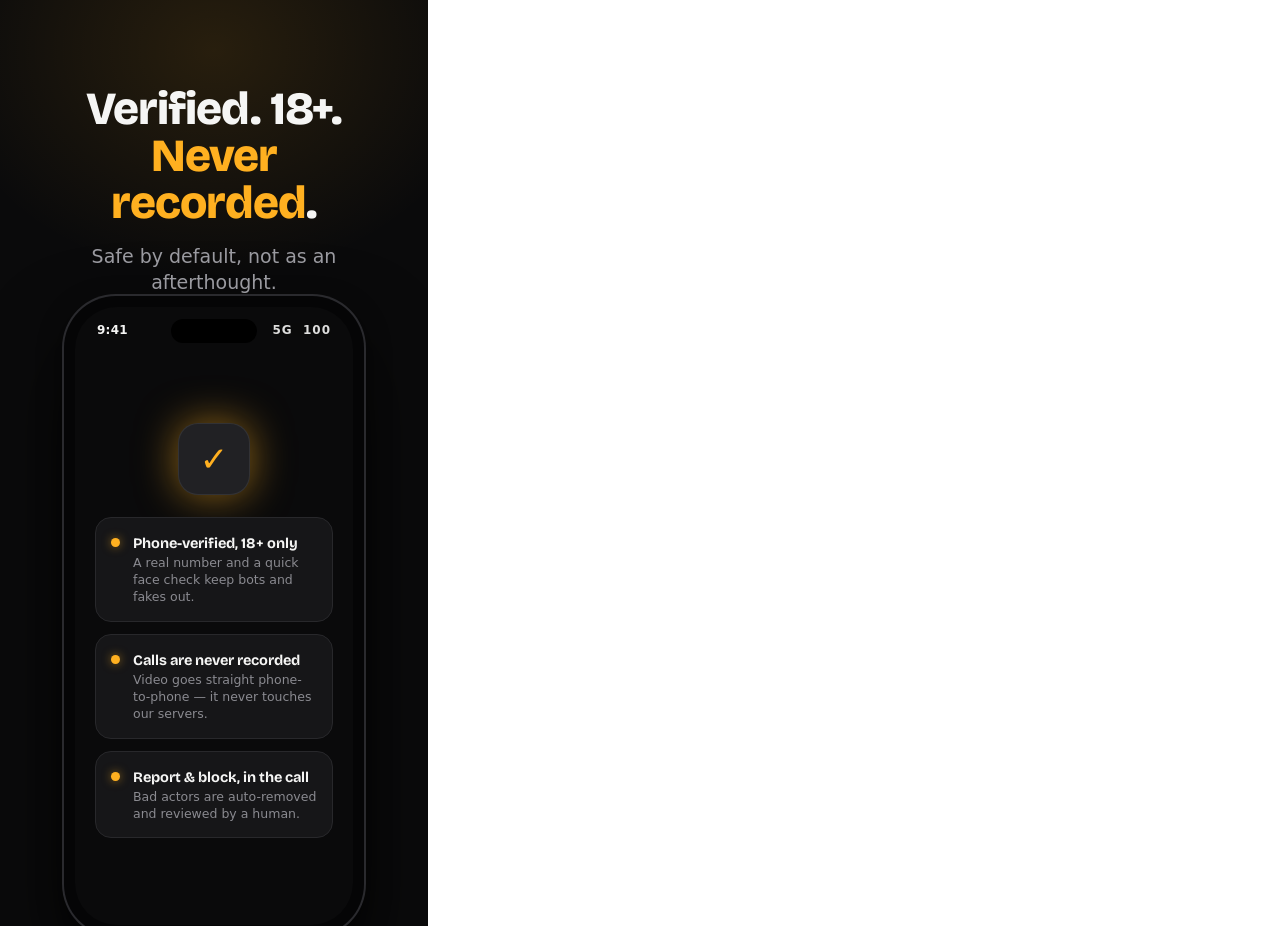
<file: screenshots/scene-4.html>
<!DOCTYPE html>
<html lang="en">
  <head>
    <meta charset="utf-8" />
    <link rel="preconnect" href="https://fonts.googleapis.com" />
    <link rel="preconnect" href="https://fonts.gstatic.com" crossorigin />
    <link rel="stylesheet" href="https://fonts.googleapis.com/css2?family=Bricolage+Grotesque:wght@600;700;800&display=swap" />
    <link rel="stylesheet" href="shot.css" />
  </head>
  <body>
    <div class="scene">
      <div class="caption">
        <h2>Verified. 18+.<br /><span class="amber">Never recorded</span>.</h2>
        <p>Safe by default, not as an afterthought.</p>
      </div>
      <div class="phone-wrap">
        <div class="phone">
          <div class="screen">
            <div class="statusbar"><span>9:41</span><span class="glyphs">5G&nbsp;&nbsp;100</span></div>
            <div class="trust">
              <div class="mark">✓</div>
              <div class="trow">
                <span class="b"></span>
                <span class="t"><b>Phone-verified, 18+ only</b><span>A real number and a quick face check keep bots and fakes out.</span></span>
              </div>
              <div class="trow">
                <span class="b"></span>
                <span class="t"><b>Calls are never recorded</b><span>Video goes straight phone-to-phone — it never touches our servers.</span></span>
              </div>
              <div class="trow">
                <span class="b"></span>
                <span class="t"><b>Report &amp; block, in the call</b><span>Bad actors are auto-removed and reviewed by a human.</span></span>
              </div>
            </div>
          </div>
        </div>
      </div>
    </div>
  </body>
</html>
</file>
<file: styles.css>
/* =========================================================================
   Glance — shared stylesheet
   Charcoal, dark-first, monochrome. The single amber accent (#FFB020) appears
   ONLY on focus rings, link hover/focus underlines, the CTA dot + glow.
   Everything else is greyscale, differentiated by weight / opacity / layout.
   Display face: Bricolage Grotesque (wordmark, headlines, section titles).
   Body: OS system sans — a feature, not a limitation.

   Note: the Bricolage Grotesque display face is loaded via a real
   <link rel="stylesheet"> in each page's <head> (paired with the preconnects),
   NOT an @import here — an @import is only discovered after this sheet parses,
   which serialized the request and risked a system-sans flash of the wordmark.
   ========================================================================= */

/* ---- tokens -------------------------------------------------------------- */
:root {
  --bg: #0A0A0B;
  --surface: #161618;
  --surface-raised: #212124;
  --text: #F5F5F4;
  --text-secondary: #9A9AA0;
  /* tertiary grey lifted to meet WCAG AA (4.5:1) at normal text sizes on bg,
     surface, and surface-raised — the old #6A6A70 only reached ~3.0–3.7:1. */
  --text-tertiary: #8A8A90;
  --border: #28282B;
  --accent: #FFB020;
  /* single source for every amber alpha on the sheet (no raw rgba literals):
     --accent-soft  = SPEC accentSoft, the soft-amber surface tint (skip-link focus)
     --accent-glow  = the CTA dot's outer glow
     --on-accent    = SPEC onAccent, the readable ink for any solid-amber fill;
                      kept as the documented palette source of truth so a future
                      amber CTA/button has its text colour ready, not re-guessed. */
  --accent-soft: rgba(255, 176, 32, 0.14);
  --accent-glow: rgba(255, 176, 32, 0.55);
  --on-accent: #1A1206;
  --hairline: rgba(255, 255, 255, 0.08);

  /* spacing scale: 2 / 4 / 8 / 16 / 24 / 32 / 64 */
  --s-half: 2px;
  --s-1: 4px;
  --s-2: 8px;
  --s-3: 16px;
  --s-4: 24px;
  --s-5: 32px;
  --s-6: 64px;

  /* radius scale */
  --r-sm: 10px;
  --r-md: 16px;
  --r-lg: 22px;
  --r-xl: 28px;
  --r-pill: 999px;

  --display: 'Bricolage Grotesque', system-ui, sans-serif;
  --body: system-ui, -apple-system, 'SF Pro Text', 'Segoe UI', Roboto, sans-serif;

  --column: 640px;
}

/* ---- reset -------------------------------------------------------------- */
*,
*::before,
*::after {
  box-sizing: border-box;
}

html {
  -webkit-text-size-adjust: 100%;
  text-size-adjust: 100%;
}

body {
  margin: 0;
  background: var(--bg);
  color: var(--text);
  font-family: var(--body);
  font-size: 17px;
  line-height: 1.6;
  letter-spacing: 0.01em;
  -webkit-font-smoothing: antialiased;
  -moz-osx-font-smoothing: grayscale;
  /* never a horizontal scrollbar, even at 360px */
  overflow-x: hidden;
}

h1,
h2,
h3 {
  font-family: var(--display);
  font-weight: 800;
  margin: 0;
  letter-spacing: -0.02em;
  line-height: 1.05;
}

p {
  margin: 0;
}

a {
  color: inherit;
  text-decoration: none;
}

/* ---- accessibility: skip link + focus rings ----------------------------- */
.skip-link {
  position: absolute;
  left: var(--s-3);
  top: var(--s-3);
  transform: translateY(-200%);
  z-index: 10;
  padding: var(--s-2) var(--s-3);
  background: var(--surface-raised);
  color: var(--text);
  border: 1px solid var(--border);
  border-radius: var(--r-sm);
  box-shadow: inset 0 1px 0 var(--hairline);
  transition: transform 160ms ease;
}

.skip-link:focus {
  transform: translateY(0);
  /* soft-amber backing reinforces the amber focus ring (amber only on focus) */
  background-image: linear-gradient(var(--accent-soft), var(--accent-soft));
}

:focus-visible {
  outline: 2px solid var(--accent);
  outline-offset: 3px;
  border-radius: var(--r-sm);
}

/* keyboard users get the amber ring; mouse users don't */
:focus:not(:focus-visible) {
  outline: none;
}

/* ---- layout shell ------------------------------------------------------- */
.page {
  width: 100%;
  max-width: var(--column);
  margin: 0 auto;
  padding: 0 var(--s-4);
}

main {
  display: block;
}

/* ---- masthead (magazine-cover corner) ----------------------------------- */
.masthead {
  display: flex;
  align-items: baseline;
  justify-content: space-between;
  gap: var(--s-3);
  padding-top: var(--s-5);
  padding-bottom: var(--s-4);
  border-bottom: 1px solid var(--border);
}

.wordmark {
  font-family: var(--display);
  font-weight: 800;
  font-size: 20px;
  letter-spacing: -0.03em;
  color: var(--text);
  line-height: 1;
}

a.wordmark {
  display: inline-block;
}

.masthead__meta {
  font-family: var(--body);
  font-size: 14px;
  font-weight: 400;
  letter-spacing: 0.04em;
  color: var(--text-tertiary);
  white-space: nowrap;
}

.masthead__meta .sep {
  margin: 0 0.4em;
  opacity: 0.7;
}

/* ---- hero --------------------------------------------------------------- */
.hero {
  padding-top: var(--s-6);
  padding-bottom: var(--s-6);
}

.hero__title {
  font-size: clamp(40px, 8vw, 92px);
  font-weight: 800;
  letter-spacing: -0.035em;
  line-height: 0.98;
  max-width: 12ch;
}

.hero__sub {
  margin-top: var(--s-4);
  max-width: 46ch;
  font-size: clamp(17px, 2.4vw, 19px);
  color: var(--text-secondary);
  line-height: 1.55;
}

.hero__cta-row {
  margin-top: var(--s-5);
}

/* ---- coming-soon CTA: a calm status, not a sales button ----------------- */
.cta {
  display: inline-flex;
  align-items: center;
  gap: var(--s-2);
  padding: 14px 22px;
  font-family: var(--body);
  font-size: 16px;
  font-weight: 500;
  letter-spacing: 0.01em;
  color: var(--text);
  background-color: var(--surface);
  /* near-invisible top-lit surface sheen for honest depth */
  background-image: linear-gradient(
    180deg,
    rgba(255, 255, 255, 0.05) 0%,
    rgba(255, 255, 255, 0) 60%
  );
  border: 1px solid var(--border);
  border-top-color: var(--hairline);
  border-radius: var(--r-pill);
  box-shadow: inset 0 1px 0 var(--hairline);
  user-select: none;
}

/* the single quiet live/standby dot — the only ambient motion above the fold */
.cta__dot {
  width: 6px;
  height: 6px;
  border-radius: var(--r-pill);
  background: var(--accent);
  box-shadow: 0 0 8px var(--accent-glow);
  animation: pulse 3.4s ease-in-out infinite;
  flex: none;
}

@keyframes pulse {
  0%,
  100% {
    opacity: 0.55;
  }
  50% {
    opacity: 1;
  }
}

.cta__note {
  display: block;
  margin-top: var(--s-3);
  font-size: 14px;
  color: var(--text-tertiary);
}

/* ---- section ledger (hairline rows, NOT boxed cards) -------------------- */
.ledger {
  padding-bottom: var(--s-6);
}

.ledger__item {
  padding: var(--s-5) 0;
  border-top: 1px solid var(--border);
}

.ledger__item:first-child {
  border-top: none;
  padding-top: var(--s-4);
}

.ledger__title {
  font-family: var(--display);
  font-weight: 700;
  font-size: clamp(22px, 4vw, 28px);
  letter-spacing: -0.02em;
  color: var(--text);
}

.ledger__body {
  margin-top: var(--s-2);
  max-width: 52ch;
  color: var(--text-secondary);
  font-size: 17px;
  line-height: 1.55;
}

/* an inline first-class link inside body copy (e.g. privacy / terms) */
.inline-link {
  color: var(--text);
  text-decoration: underline;
  text-decoration-color: var(--border);
  text-underline-offset: 3px;
  text-decoration-thickness: 1px;
  transition: text-decoration-color 160ms ease;
}

.inline-link:hover,
.inline-link:focus-visible {
  text-decoration-color: var(--accent);
}

/* ---- footer ------------------------------------------------------------- */
.site-footer {
  border-top: 1px solid var(--border);
  padding-top: var(--s-4);
  padding-bottom: var(--s-6);
}

.site-footer__inner {
  display: flex;
  flex-wrap: wrap;
  align-items: center;
  justify-content: space-between;
  gap: var(--s-3) var(--s-4);
}

.footer-nav {
  display: flex;
  flex-wrap: wrap;
  align-items: center;
  gap: var(--s-2) var(--s-4);
  font-size: 15px;
}

.footer-nav a,
.footer-nav span {
  color: var(--text-secondary);
}

/* quiet links — amber only as a hover/focus underline, never a resting fill */
.footer-link {
  text-decoration: underline;
  text-decoration-color: transparent;
  text-underline-offset: 4px;
  text-decoration-thickness: 1px;
  transition: text-decoration-color 160ms ease, color 160ms ease;
}

.footer-link:hover,
.footer-link:focus-visible {
  color: var(--text);
  text-decoration-color: var(--accent);
}

.footer-nav .gate {
  color: var(--text-tertiary);
}

.site-footer__aside {
  font-size: 14px;
  color: var(--text-tertiary);
  white-space: nowrap;
}

/* =========================================================================
   Legal pages (privacy.html / terms.html) — same sheet, longer prose
   ========================================================================= */
.doc {
  padding-top: var(--s-6);
  padding-bottom: var(--s-6);
}

.doc__eyebrow {
  font-size: 14px;
  letter-spacing: 0.06em;
  text-transform: uppercase;
  color: var(--text-tertiary);
}

.doc__title {
  margin-top: var(--s-3);
  font-size: clamp(34px, 6vw, 56px);
  font-weight: 800;
  letter-spacing: -0.03em;
  line-height: 1;
}

.doc__meta {
  margin-top: var(--s-3);
  color: var(--text-secondary);
  font-size: 15px;
}

.doc__intro {
  margin-top: var(--s-4);
  color: var(--text-secondary);
  max-width: 60ch;
  font-size: 17px;
}

.doc section {
  padding-top: var(--s-5);
  margin-top: var(--s-5);
  border-top: 1px solid var(--border);
}

.doc h2 {
  font-family: var(--display);
  font-weight: 700;
  font-size: clamp(22px, 4vw, 30px);
  letter-spacing: -0.02em;
}

.doc h3 {
  font-family: var(--display);
  font-weight: 700;
  font-size: 18px;
  margin-top: var(--s-4);
  letter-spacing: -0.01em;
}

.doc p {
  margin-top: var(--s-3);
  color: var(--text-secondary);
  max-width: 64ch;
}

.doc p:first-of-type {
  margin-top: var(--s-3);
}

.doc strong {
  color: var(--text);
  font-weight: 600;
}

.doc ul {
  margin-top: var(--s-3);
  padding-left: 0;
  list-style: none;
  max-width: 64ch;
}

.doc li {
  position: relative;
  padding-left: var(--s-4);
  margin-top: var(--s-2);
  color: var(--text-secondary);
}

/* greyscale list marker — a quiet dash, never amber */
.doc li::before {
  content: '';
  position: absolute;
  left: 0;
  top: 0.7em;
  width: 10px;
  height: 1px;
  background: var(--text-tertiary);
}

.doc dl {
  margin-top: var(--s-3);
  max-width: 64ch;
}

.doc dt {
  color: var(--text);
  font-weight: 600;
  margin-top: var(--s-4);
}

.doc dd {
  margin: var(--s-1) 0 0 0;
  color: var(--text-secondary);
}

.doc a {
  color: var(--text);
  text-decoration: underline;
  text-decoration-color: var(--border);
  text-underline-offset: 3px;
  text-decoration-thickness: 1px;
  transition: text-decoration-color 160ms ease;
}

.doc a:hover,
.doc a:focus-visible {
  text-decoration-color: var(--accent);
}

.doc__back {
  margin-top: var(--s-6);
  font-size: 15px;
  color: var(--text-secondary);
}

/* =========================================================================
   Motion — fade-in-on-scroll, restrained. Honors prefers-reduced-motion.
   ========================================================================= */
.reveal {
  opacity: 0;
  transform: translateY(14px);
  transition: opacity 620ms cubic-bezier(0.2, 0.8, 0.2, 1),
    transform 620ms cubic-bezier(0.2, 0.8, 0.2, 1);
  will-change: opacity, transform;
}

.reveal.is-visible {
  opacity: 1;
  transform: none;
}

/* no JS / reveal disabled: never leave content hidden */
.no-js .reveal {
  opacity: 1;
  transform: none;
}

@media (prefers-reduced-motion: reduce) {
  *,
  *::before,
  *::after {
    animation-duration: 0.001ms !important;
    animation-iteration-count: 1 !important;
    transition-duration: 0.001ms !important;
    scroll-behavior: auto !important;
  }

  .reveal {
    opacity: 1;
    transform: none;
  }

  .cta__dot {
    animation: none;
    opacity: 0.85;
  }
}

/* =========================================================================
   Responsive — mobile-first; tighten the rhythm on small screens.
   ========================================================================= */
@media (max-width: 480px) {
  body {
    font-size: 16px;
  }

  .page {
    padding: 0 var(--s-3);
  }

  .masthead {
    padding-top: var(--s-4);
  }

  .masthead__meta {
    font-size: 13px;
  }

  .hero {
    padding-top: var(--s-5);
    padding-bottom: var(--s-5);
  }

  .hero__title {
    line-height: 1.02;
  }

  .ledger__item {
    padding: var(--s-4) 0;
  }

  .doc,
  .hero {
    padding-bottom: var(--s-5);
  }

  .site-footer__inner {
    align-items: flex-start;
  }

  .site-footer__aside {
    white-space: normal;
  }
}

/* very narrow (360px and below): stack masthead, keep zero horizontal scroll */
@media (max-width: 380px) {
  .masthead {
    flex-direction: column;
    align-items: flex-start;
    gap: var(--s-2);
  }

  .masthead__meta {
    white-space: normal;
  }
}
</file>
<file: screenshots/shot.css>
/* App Store screenshot scenes for Glance.
   Authored at the 6.7" logical size (430x932); rendered at deviceScaleFactor 3
   -> 1290x2796 px PNGs. Charcoal + single amber, matching the app + site. */

:root {
  --bg: #0A0A0B;
  --surface: #161618;
  --surface-raised: #212124;
  --text: #F5F5F4;
  --text-secondary: #9A9AA0;
  --text-tertiary: #8A8A90;
  --border: #28282B;
  --accent: #FFB020;
  --accent-soft: rgba(255, 176, 32, 0.14);
  --accent-glow: rgba(255, 176, 32, 0.55);
  --on-accent: #1A1206;
  --hairline: rgba(255, 255, 255, 0.08);
  --display: 'Bricolage Grotesque', system-ui, sans-serif;
  --body: system-ui, -apple-system, 'SF Pro Text', 'Segoe UI', Roboto, sans-serif;
}

* { margin: 0; padding: 0; box-sizing: border-box; }

html, body { width: 428px; height: 926px; } /* 6.5": 428x926 @3x = 1284x2778 */

.scene {
  position: relative;
  width: 428px;
  height: 926px;
  overflow: hidden;
  background: var(--bg);
  font-family: var(--body);
  color: var(--text);
  display: flex;
  flex-direction: column;
  align-items: center;
  isolation: isolate;
}

/* one restrained amber glow, top — depth, not decoration */
.scene::before {
  content: '';
  position: absolute;
  top: -180px;
  left: 50%;
  width: 560px;
  height: 460px;
  transform: translateX(-50%);
  background: radial-gradient(ellipse at center, rgba(255, 176, 32, 0.12), rgba(255, 176, 32, 0) 70%);
  z-index: 0;
  pointer-events: none;
}

/* caption block (the "designed" marketing copy above the phone) */
.caption {
  position: relative;
  z-index: 2;
  width: 100%;
  padding: 86px 44px 0;
  text-align: center;
}
.caption h2 {
  font-family: var(--display);
  font-weight: 800;
  font-size: 46px;
  line-height: 1.02;
  letter-spacing: -0.02em;
  color: var(--text);
}
.caption h2 .amber { color: var(--accent); }
.caption p {
  margin-top: 16px;
  font-size: 19px;
  line-height: 1.4;
  color: var(--text-secondary);
}

/* device frame */
.phone-wrap {
  position: relative;
  z-index: 1;
  margin-top: auto;
  margin-bottom: 0; /* full device on-screen so no controls/CTAs get clipped */
  display: flex;
  justify-content: center;
  width: 100%;
}
.phone {
  position: relative;
  width: 300px;
  height: 640px;
  border-radius: 52px;
  background: #050506;
  padding: 11px;
  box-shadow:
    0 0 0 2px #2a2a2e,
    0 40px 80px rgba(0, 0, 0, 0.6),
    0 8px 24px rgba(0, 0, 0, 0.5);
}
.screen {
  position: relative;
  width: 100%;
  height: 100%;
  border-radius: 42px;
  background: var(--bg);
  overflow: hidden;
  display: flex;
  flex-direction: column;
}
/* dynamic-island-ish pill */
.screen::before {
  content: '';
  position: absolute;
  top: 12px;
  left: 50%;
  transform: translateX(-50%);
  width: 86px;
  height: 24px;
  border-radius: 999px;
  background: #000;
  z-index: 10;
}

/* in-screen status bar */
.statusbar {
  display: flex;
  justify-content: space-between;
  align-items: center;
  padding: 16px 22px 0;
  font-size: 12px;
  font-weight: 600;
  color: var(--text);
  letter-spacing: 0.02em;
}
.statusbar .glyphs { letter-spacing: 1px; opacity: 0.9; }

/* app header inside the screen */
.app-head {
  display: flex;
  align-items: center;
  justify-content: space-between;
  padding: 26px 22px 0;
}
.app-wordmark {
  font-family: var(--display);
  font-weight: 800;
  font-size: 20px;
  letter-spacing: -0.01em;
}
.online {
  display: inline-flex;
  align-items: center;
  gap: 7px;
  font-size: 12.5px;
  color: var(--text-secondary);
}
.online .dot {
  width: 7px; height: 7px; border-radius: 999px;
  background: var(--accent);
  box-shadow: 0 0 10px var(--accent-glow);
}

/* ---- scene 1: home / "finding someone" radar ---- */
.home {
  flex: 1;
  display: flex;
  flex-direction: column;
  align-items: center;
  justify-content: center;
  gap: 40px;
  padding: 0 24px 28px;
}
.radar {
  position: relative;
  width: 188px;
  height: 188px;
  display: grid;
  place-items: center;
}
.radar .ring {
  position: absolute;
  border-radius: 999px;
  border: 1.5px solid var(--accent);
  inset: 0;
}
.radar .ring.r1 { opacity: 0.9; inset: 64px; }
.radar .ring.r2 { opacity: 0.4; inset: 32px; }
.radar .ring.r3 { opacity: 0.16; inset: 0; }
.radar .core {
  position: relative;
  width: 64px; height: 64px;
  border-radius: 999px;
  background: var(--surface-raised);
  border: 1px solid var(--hairline);
  display: grid; place-items: center;
  font-size: 30px;
  box-shadow: 0 0 32px var(--accent-glow);
}
.home .lead {
  text-align: center;
}
.home .lead .k {
  font-family: var(--display);
  font-weight: 800;
  font-size: 22px;
  letter-spacing: -0.01em;
}
.home .lead .s {
  margin-top: 6px;
  font-size: 13.5px;
  color: var(--text-tertiary);
}
.cta-pill {
  width: 100%;
  padding: 17px;
  border-radius: 999px;
  background: var(--accent);
  color: var(--on-accent);
  font-family: var(--display);
  font-weight: 800;
  font-size: 17px;
  text-align: center;
  letter-spacing: 0.01em;
  box-shadow: 0 0 36px var(--accent-glow);
}
.home-nav {
  display: flex;
  justify-content: space-around;
  padding: 14px 0 22px;
  border-top: 1px solid var(--hairline);
  color: var(--text-tertiary);
  font-size: 11px;
}
.home-nav .on { color: var(--text); }

/* ---- scene 2: onboarding vivid question ---- */
.quiz { flex: 1; display: flex; flex-direction: column; gap: 20px; padding: 24px 20px 30px; }
.progress { height: 5px; border-radius: 999px; background: var(--border); overflow: hidden; }
.progress > i { display: block; height: 100%; width: 45%; background: var(--accent); border-radius: 999px; box-shadow: 0 0 12px var(--accent-glow); }
.q-step { font-size: 11px; color: var(--text-tertiary); letter-spacing: 0.08em; text-transform: uppercase; }
.q-title { font-family: var(--display); font-weight: 800; font-size: 25px; line-height: 1.1; letter-spacing: -0.01em; }
.opts { display: flex; flex-direction: column; gap: 10px; margin-top: 2px; }
.opt { padding: 15px 16px; border-radius: 16px; background: var(--surface); border: 1px solid var(--border); font-size: 14.5px; color: var(--text); display: flex; align-items: center; gap: 12px; }
.opt .e { font-size: 18px; }
.opt.sel { border-color: var(--accent); background: var(--accent-soft); }
.opt.sel .e { filter: none; }

/* ---- scene 3: matched / connect ---- */
.match { flex: 1; display: flex; flex-direction: column; align-items: center; justify-content: center; padding: 0 20px 26px; }
.match .avatar { width: 116px; height: 116px; border-radius: 999px; background: var(--surface-raised); border: 1px solid var(--hairline); display: grid; place-items: center; font-size: 60px; box-shadow: 0 0 54px var(--accent-glow); }
.match .name { margin-top: 22px; font-family: var(--display); font-weight: 800; font-size: 23px; }
.match .status { margin-top: 7px; font-size: 12.5px; color: var(--accent); letter-spacing: 0.03em; display: inline-flex; align-items: center; gap: 7px; }
.match .status .dot { width: 6px; height: 6px; border-radius: 999px; background: var(--accent); box-shadow: 0 0 10px var(--accent-glow); }
.match .controls { margin-top: auto; display: flex; align-items: center; gap: 14px; width: 100%; }
.ctl { width: 52px; height: 52px; border-radius: 999px; background: var(--surface); border: 1px solid var(--border); display: grid; place-items: center; font-size: 19px; color: var(--text-secondary); }
.next { flex: 1; padding: 16px; border-radius: 999px; background: var(--accent); color: var(--on-accent); font-family: var(--display); font-weight: 800; font-size: 16px; text-align: center; box-shadow: 0 0 30px var(--accent-glow); }

/* ---- scene 4: safety ---- */
.trust { flex: 1; display: flex; flex-direction: column; justify-content: center; gap: 12px; padding: 0 20px; }
.trust .mark { width: 72px; height: 72px; border-radius: 20px; background: var(--surface-raised); border: 1px solid var(--hairline); display: grid; place-items: center; align-self: center; box-shadow: 0 0 40px var(--accent-glow); margin-bottom: 10px; color: var(--accent); font-size: 34px; font-weight: 700; }
.trow { display: flex; gap: 13px; align-items: flex-start; padding: 15px 15px; border-radius: 16px; background: var(--surface); border: 1px solid var(--border); }
.trow .b { width: 9px; height: 9px; border-radius: 999px; background: var(--accent); margin-top: 5px; flex: none; box-shadow: 0 0 10px var(--accent-glow); }
.trow .t b { font-family: var(--display); font-weight: 700; font-size: 14.5px; }
.trow .t span { display: block; color: var(--text-tertiary); font-size: 12.5px; margin-top: 3px; line-height: 1.35; }
</file>
